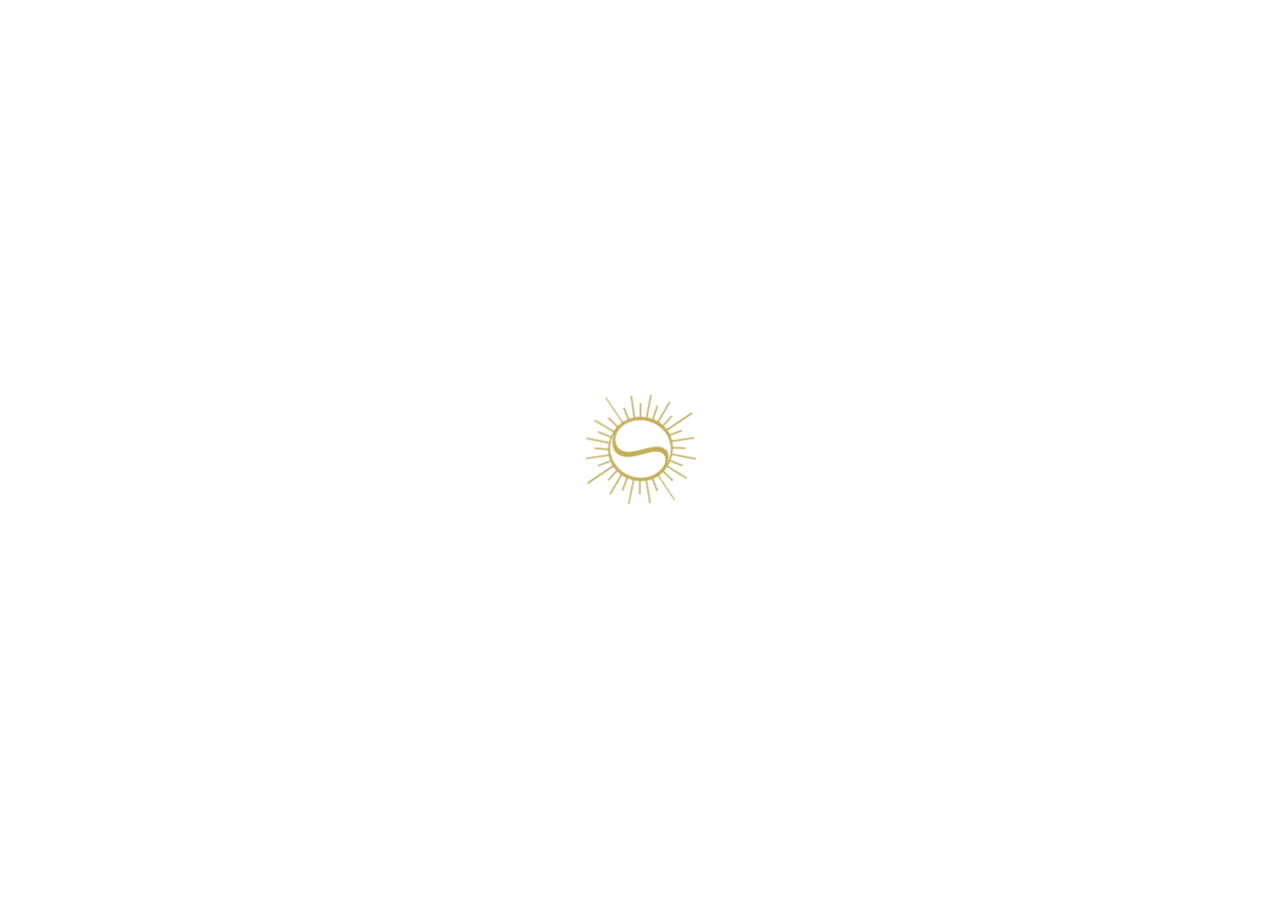
<file: index.html>
<!DOCTYPE html>
<html lang="en">
<head>
    <meta charset="UTF-8">
    <meta name="viewport" content="width=device-width, initial-scale=1.0">
    <meta http-equiv="refresh" content="0; url=homepage.html">
    <title>Solara — Mediterranean Retreat</title>
    <link rel="stylesheet" href="homepage.css">
</head>
<body class="redirect-page">
</body>
</html>
</file>
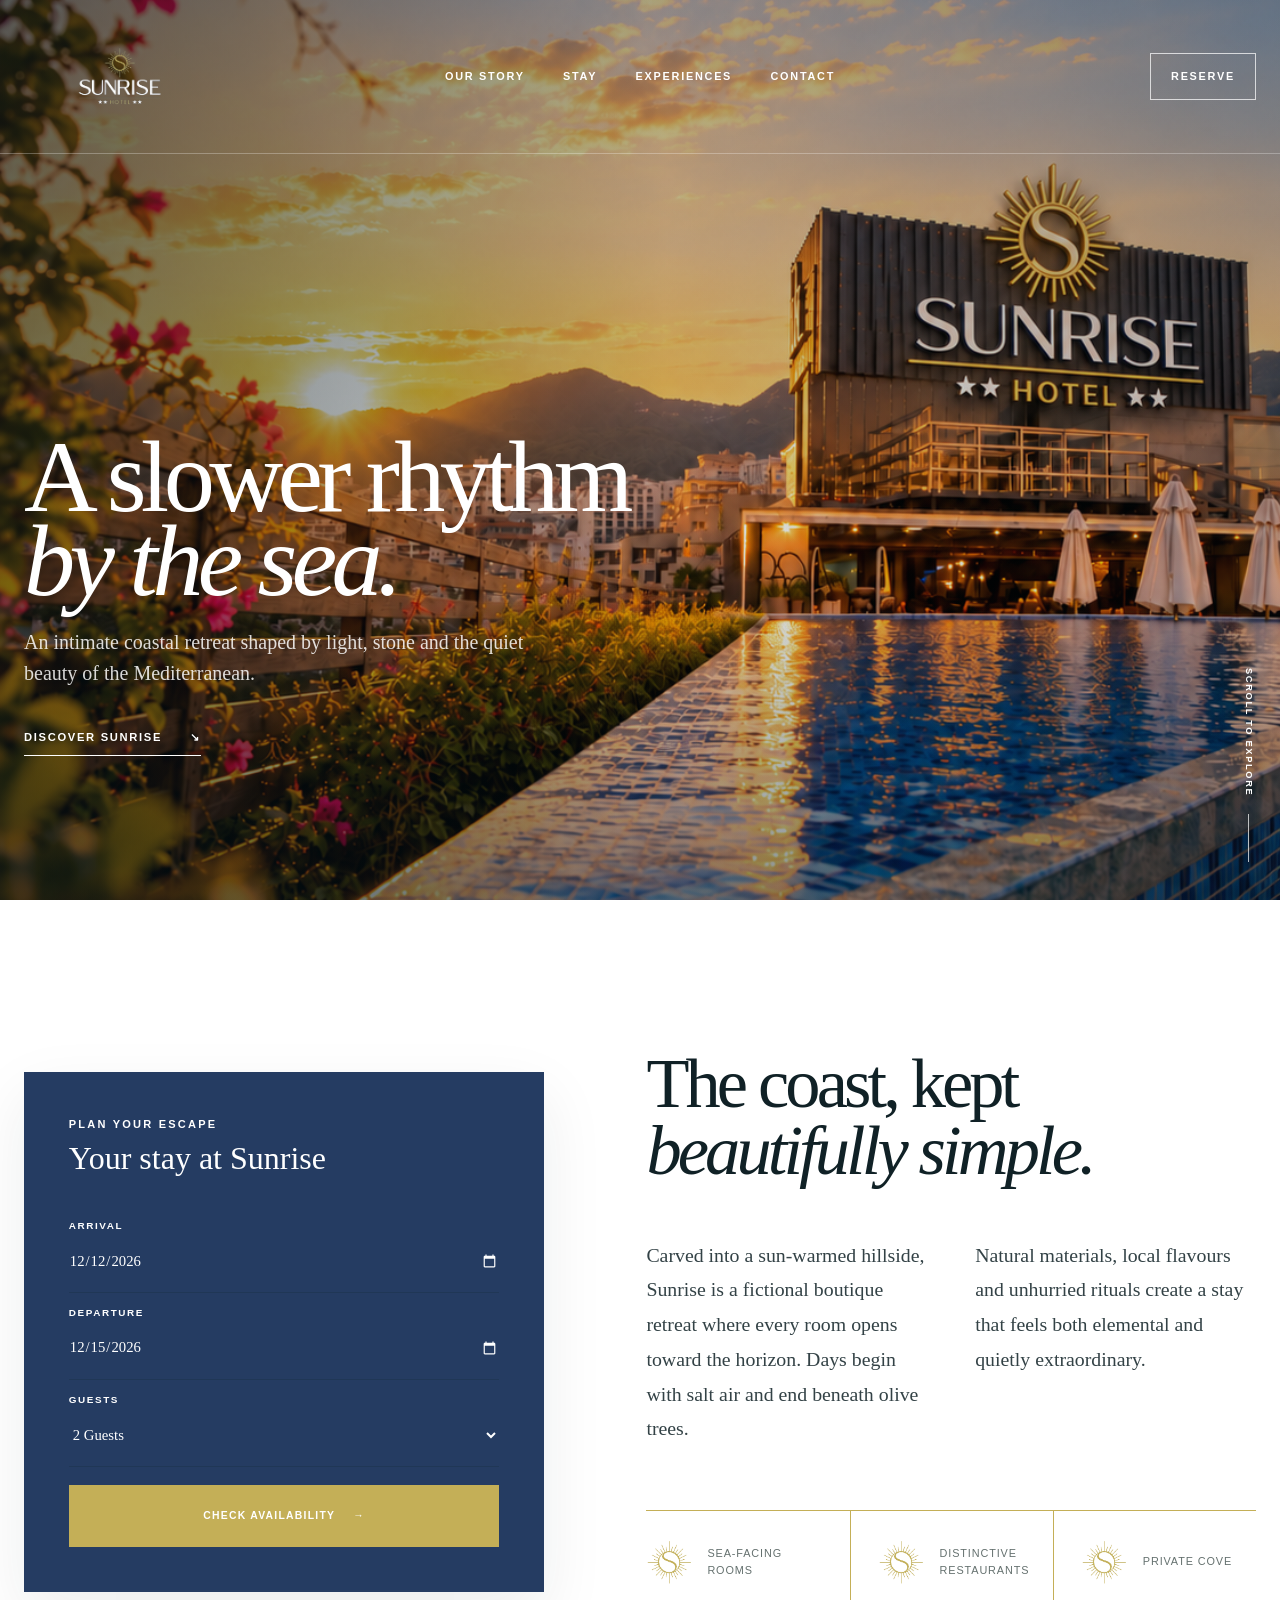
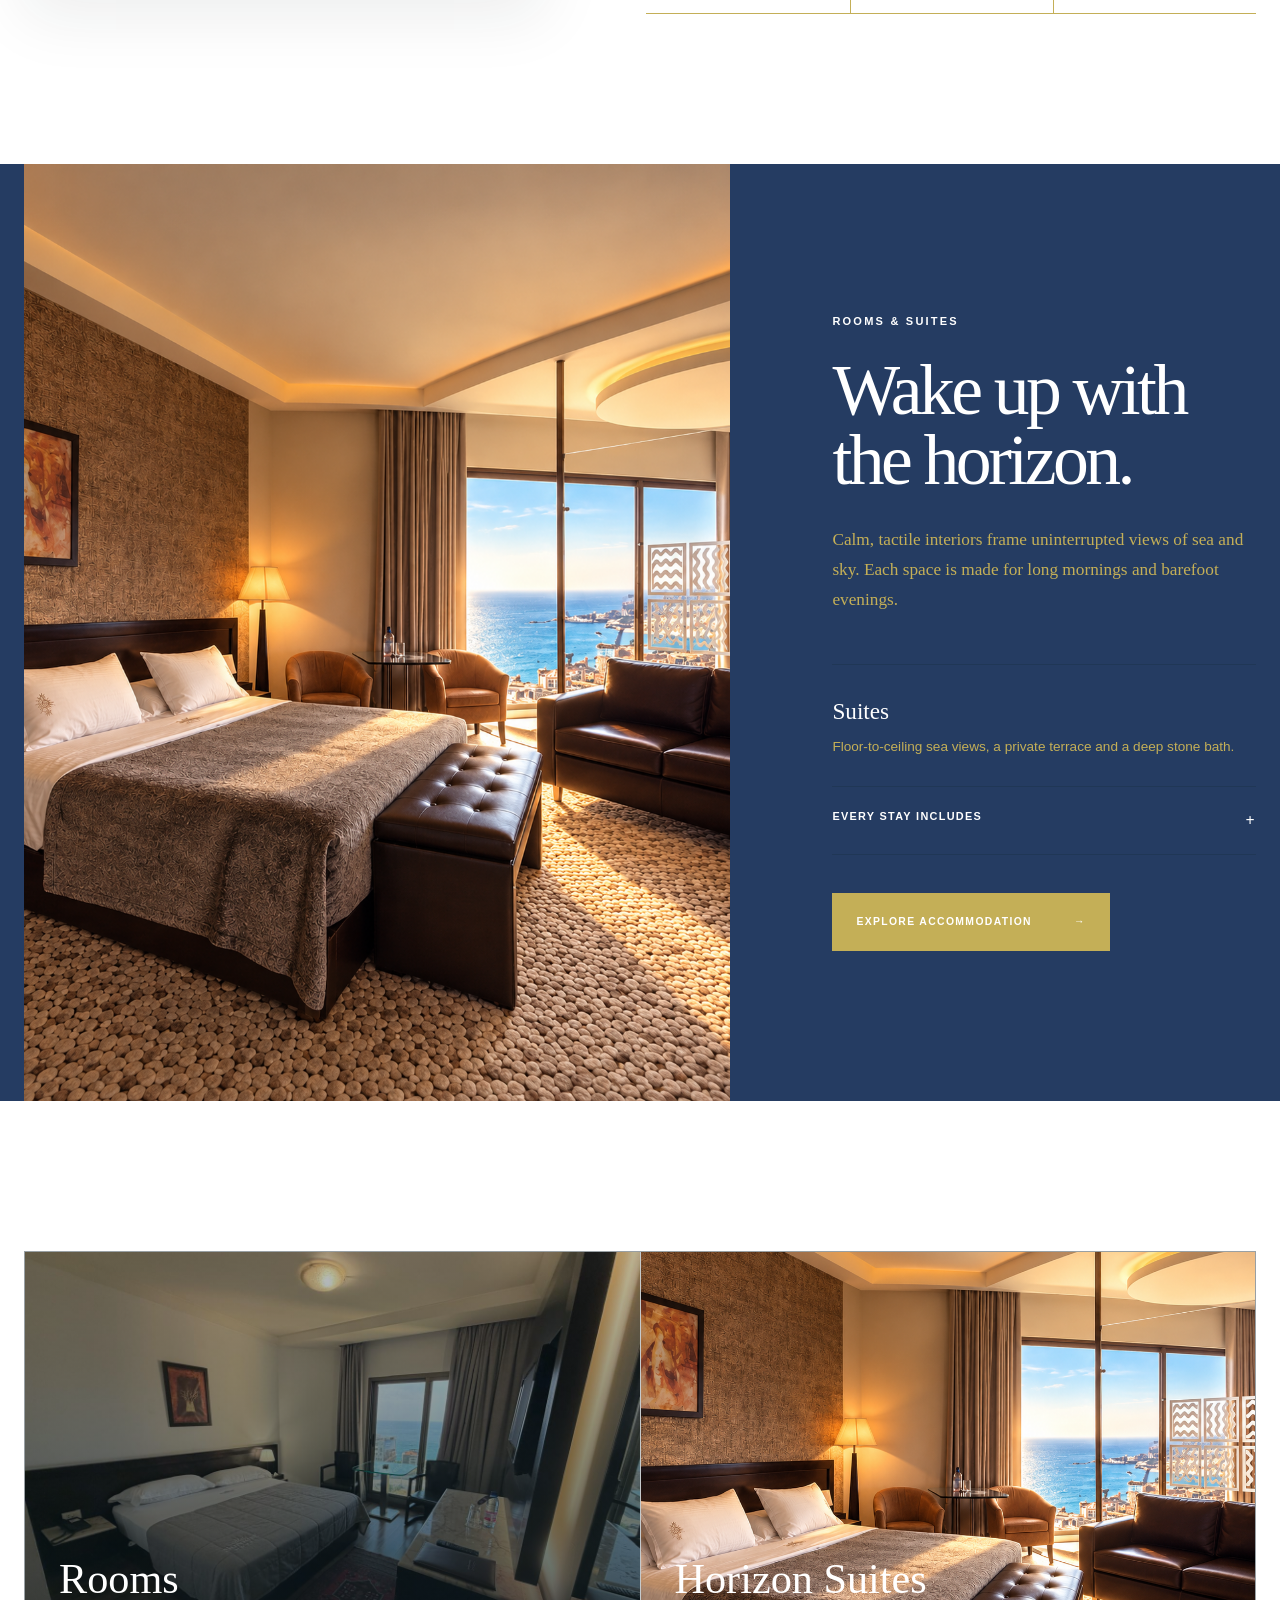
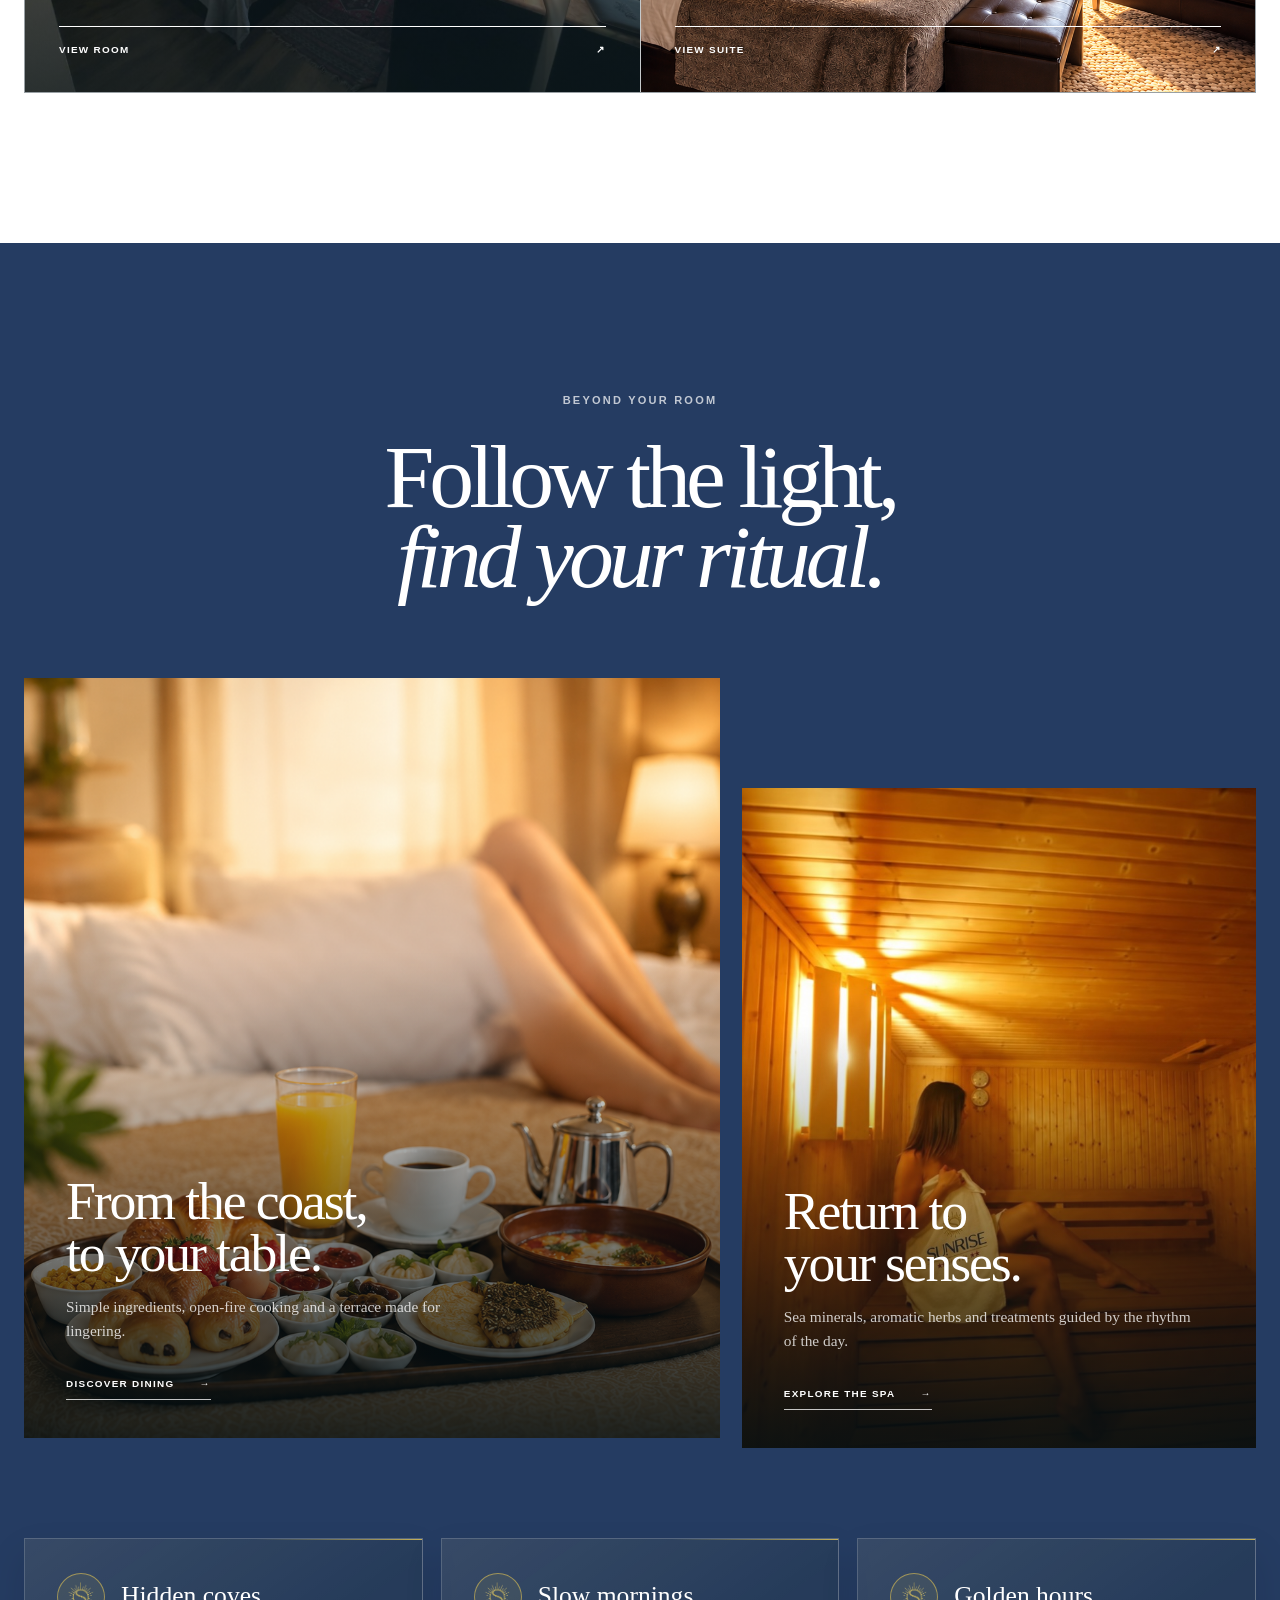
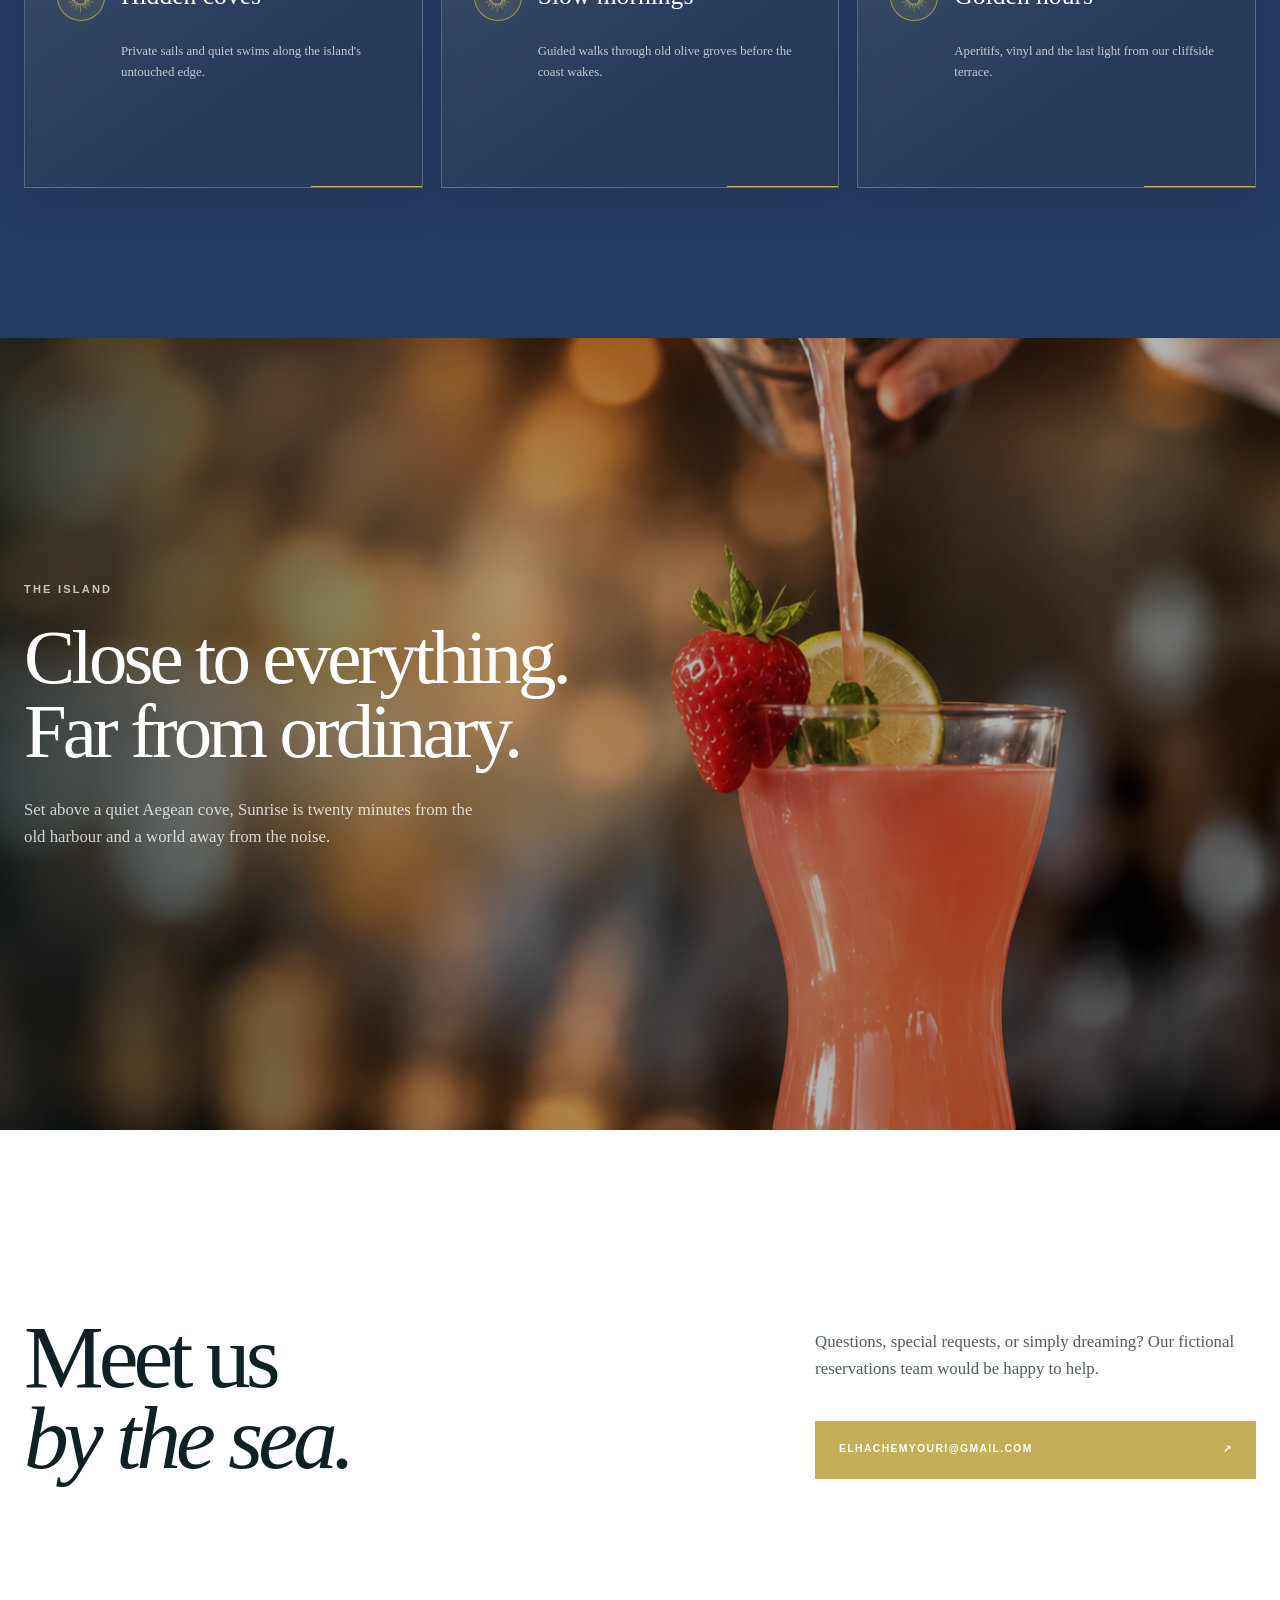
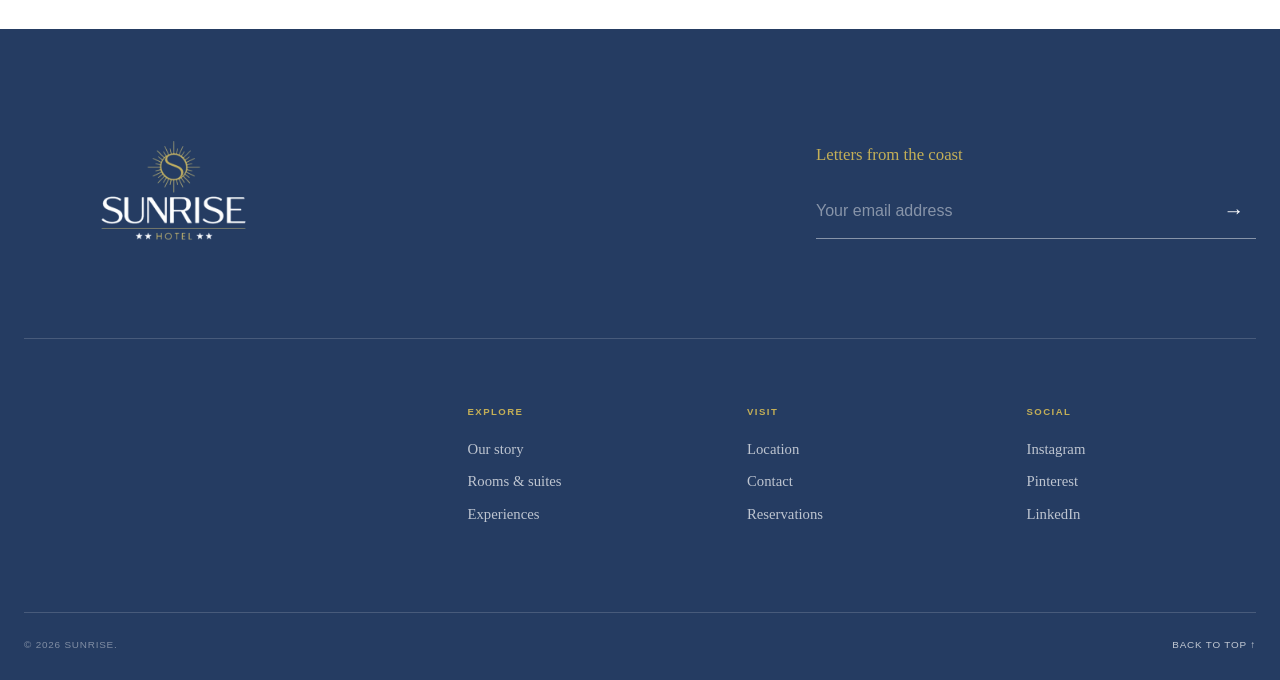
<file: homepage.html>
<!DOCTYPE html>
<html lang="en">
<head>
    <meta charset="UTF-8">
    <meta name="viewport" content="width=device-width, initial-scale=1.0">
    <meta name="description" content="Solara is a fictional Mediterranean retreat created as a university web design project.">
    <title>Sunrise Hotel</title>
    <script>document.documentElement.classList.add("js");</script>
    <link rel="stylesheet" href="homepage.css?v=4">
    <link rel="icon" type="image/png" href="assets/images/iconnobg.png">
</head>
<body>
    <div class="page-loader" id="page-loader" role="status" aria-label="Loading Sunrise Hotel">
        <img src="assets/images/iconnobg.png" alt="">
    </div>
    <script>
        (function () {
            const loader = document.querySelector("#page-loader");
            document.body.classList.add("is-loading");

            window.setTimeout(function () {
                loader.classList.add("is-hidden");
                loader.setAttribute("aria-hidden", "true");
                document.body.classList.remove("is-loading");

                window.setTimeout(function () {
                    loader.remove();
                }, 400);
            }, 2000);
        }());
    </script>
    <a class="skip-link" href="#main-content">Skip to main content</a>

    <header class="hero" id="home">
        <nav class="site-nav" aria-label="Main navigation">
            <a class="brand brand-header" href="#home" aria-label="Sunrise Hotel home">
                <img class="brand-logo" src="assets/images/logo-nobg.png" alt="">
            </a>

            <input class="nav-toggle" type="checkbox" id="nav-toggle" aria-label="Open navigation menu">
            <label class="nav-toggle-label" for="nav-toggle" aria-hidden="true">
                <span></span><span></span>
            </label>

            <div class="nav-links">
                <a href="#story">Our story</a>
                <a href="#stay">Stay</a>
                <a href="#experiences">Experiences</a>
                <a href="#contact">Contact</a>
            </div>

            <a class="nav-book" href="#booking">Reserve</a>
        </nav>

        <div class="hero-shade"></div>
        <div class="hero-content">
            <h1>A slower rhythm<br><em>by the sea.</em></h1>
            <p class="hero-copy">An intimate coastal retreat shaped by light, stone and the quiet beauty of the Mediterranean.</p>
            <a class="text-link text-link-light" href="#story">Discover Sunrise <span aria-hidden="true">↘</span></a>
        </div>

        <a class="scroll-cue" href="#booking" aria-label="Scroll to booking">
            <span>Scroll to explore</span>
            <i aria-hidden="true"></i>
        </a>
    </header>

    <main id="main-content">
        <section class="introduction section-pad" id="story" aria-labelledby="story-title">
            <div class="intro-main">
                <h2 id="story-title">The coast, kept<br><em>beautifully simple.</em></h2>
                <div class="intro-copy">
                    <p>Carved into a sun-warmed hillside, Sunrise is a fictional boutique retreat where every room opens toward the horizon. Days begin with salt air and end beneath olive trees.</p>
                    <p>Natural materials, local flavours and unhurried rituals create a stay that feels both elemental and quietly extraordinary.</p>
                </div>
                <div class="intro-facts" aria-label="Hotel highlights">
                    <div><img class="intro-fact-icon" src="assets/images/iconnobg.png" alt=""><span>Sea-facing rooms</span></div>
                    <div><img class="intro-fact-icon" src="assets/images/iconnobg.png" alt=""><span>Distinctive restaurants</span></div>
                    <div><img class="intro-fact-icon" src="assets/images/iconnobg.png" alt=""><span>Private cove</span></div>
                </div>
            </div>

            <aside class="booking-card" id="booking" aria-labelledby="booking-title">
                <div class="booking-heading">
                    <div>
                        <p class="eyebrow">Plan your escape</p>
                        <h2 id="booking-title">Your stay at Sunrise</h2>
                    </div>
                </div>

                <form class="booking-form" id="availability-form" novalidate>
                    <label>
                        <span>Arrival</span>
                        <input id="arrival" type="date" name="arrival" aria-label="Arrival date" required>
                    </label>
                    <label>
                        <span>Departure</span>
                        <input id="departure" type="date" name="departure" aria-label="Departure date" required>
                    </label>
                    <label>
                        <span>Guests</span>
                        <select id="guests" name="guests" aria-label="Number of guests">
                            <option value="2">2 Guests</option>
                            <option value="1">1 Guest</option>
                            <option value="3">3 Guests</option>
                            <option value="4">4 Guests</option>
                        </select>
                    </label>
                    <button type="submit">Check availability <span aria-hidden="true">→</span></button>
                    <p class="booking-message" id="booking-message" role="status" aria-live="polite"></p>
                </form>
            </aside>
        </section>

        <section class="availability-results section-pad" id="availability-results" aria-labelledby="availability-heading" hidden>
            <div class="availability-heading">
                <div>
                    <p class="eyebrow">Available for your stay</p>
                    <h2 id="availability-heading">Choose your room.</h2>
                </div>
                <div class="availability-summary-wrap">
                    <a href="#booking">Change dates <span aria-hidden="true">↑</span></a>
                </div>
            </div>
            <div class="availability-grid" id="availability-grid"></div>
        </section>

        <section class="stay section-pad" id="stay">
            <div class="stay-image-wrap">
                <img src="assets/images/Room.png" alt="Warm, light-filled suite overlooking the Mediterranean Sea">
            </div>

            <div class="stay-content">
                <p class="eyebrow">Rooms &amp; suites</p>
                <h2>Wake up with<br>the horizon.</h2>
                <p class="lead">Calm, tactile interiors frame uninterrupted views of sea and sky. Each space is made for long mornings and barefoot evenings.</p>

                <div class="room-feature">
                    <div>
                        <h3>Suites</h3>
                        <p>Floor-to-ceiling sea views, a private terrace and a deep stone bath.</p>
                    </div>
                </div>

                <details>
                    <summary>Every stay includes <span aria-hidden="true">+</span></summary>
                    <ul>
                        <li>Daily Mediterranean breakfast</li>
                        <li>Private cove and wellness access</li>
                        <li>Sunset aperitif on arrival</li>
                    </ul>
                </details>

                <a class="button button-dark" href="#rooms">Explore accommodation <span aria-hidden="true">→</span></a>
            </div>
        </section>

        <section class="room-list section-pad" id="rooms" aria-labelledby="rooms-heading">

            <div class="room-grid">
                <article class="room-card room-card-featured">
                    <div class="room-card-top"></div>
                    <div>
                        <h3>Rooms</h3>
                        <a href="#booking">View room <span aria-hidden="true">↗</span></a>
                    </div>
                </article>
                <article class="room-card" style="background: url('assets/images/Room.png') center / cover no-repeat;">
                    <div class="room-card-top"></div>
                    <div style="color:white;">
                        <h3>Horizon Suites</h3>
                        <a href="#booking">View suite <span aria-hidden="true">↗</span></a>
                    </div>
                </article>
            </div>
        </section>

        <section class="experiences section-pad" id="experiences">
            <div class="experiences-heading">
                <p class="eyebrow eyebrow-light">Beyond your room</p>
                <h2>Follow the light,<br><em>find your ritual.</em></h2>
            </div>

            <div class="experience-grid">
                <article class="experience-card experience-card-dining">
                    <img src="assets/images/Food.png" alt="Candlelit Mediterranean dining terrace overlooking the coast">
                    <div class="experience-card-copy">
                        <h3>From the coast,<br>to your table.</h3>
                        <p>Simple ingredients, open-fire cooking and a terrace made for lingering.</p>
                        <a href="#contact">Discover dining <span aria-hidden="true">→</span></a>
                    </div>
                </article>

                <article class="experience-card experience-card-spa">
                    <img src="assets/images/Spagirl.jpeg" alt="Natural stone spa with a soaking pool overlooking the sea">
                    <div class="experience-card-copy">
                        <h3>Return to<br>your senses.</h3>
                        <p>Sea minerals, aromatic herbs and treatments guided by the rhythm of the day.</p>
                        <a href="#contact">Explore the spa <span aria-hidden="true">→</span></a>
                    </div>
                </article>
            </div>

            <div class="micro-experiences">
                <div>
                    <div class="micro-experience-copy">
                        <h3><img src="assets/images/iconnobg.png" alt="">Hidden coves</h3>
                        <p>Private sails and quiet swims along the island's untouched edge.</p>
                    </div>
                </div>
                <div>
                    <div class="micro-experience-copy">
                        <h3><img src="assets/images/iconnobg.png" alt="">Slow mornings</h3>
                        <p>Guided walks through old olive groves before the coast wakes.</p>
                    </div>
                </div>
                <div>
                    <div class="micro-experience-copy">
                        <h3><img src="assets/images/iconnobg.png" alt="">Golden hours</h3>
                        <p>Aperitifs, vinyl and the last light from our cliffside terrace.</p>
                    </div>
                </div>
            </div>
        </section>

        <section class="place" aria-labelledby="place-heading">
            <img src="assets/images/Drink.png" alt="Bartender pouring a cocktail">
            <div class="place-panel">
                <p class="eyebrow eyebrow-light">The island</p>
                <h2 id="place-heading">Close to everything.<br>Far from ordinary.</h2>
                <p>Set above a quiet Aegean cove, Sunrise is twenty minutes from the old harbour and a world away from the noise.</p>
            </div>
        </section>

        <section class="contact section-pad" id="contact">
            <div class="contact-intro">
                <p class="eyebrow">Begin your journey</p>
                <h2>Meet us<br><em>by the sea.</em></h2>
            </div>
            <div class="contact-actions">
                <p>Questions, special requests, or simply dreaming? Our fictional reservations team would be happy to help.</p>
                <a class="button button-dark" href="mailto:elhachemyouri@gmail.com">elhachemyouri@gmail.com <span aria-hidden="true">↗</span></a>
            </div>
        </section>
    </main>

    <footer>
        <div class="footer-top">
            <a class="brand brand-footer" href="#home">
                <img class="brand-footer-logo" src="assets/images/logo-nobg.png" alt="Sunrise Hotel">
            </a>
            <div class="newsletter">
                <p>Letters from the coast</p>
                <form action="#contact" method="get">
                    <label class="sr-only" for="email">Email address</label>
                    <input id="email" type="email" name="email" placeholder="Your email address" required>
                    <button type="submit" aria-label="Subscribe">→</button>
                </form>
            </div>
        </div>

        <div class="footer-links">
            <div><span>Explore</span><a href="#story">Our story</a><a href="#stay">Rooms &amp; suites</a><a href="#experiences">Experiences</a></div>
            <div><span>Visit</span><a href="#place-heading">Location</a><a href="#contact">Contact</a><a href="#booking">Reservations</a></div>
            <div><span>Social</span><a href="#contact">Instagram</a><a href="#contact">Pinterest</a><a href="#contact">LinkedIn</a></div>
        </div>

        <div class="footer-bottom">
            <p>© 2026 Sunrise.</p>
            <a href="#home">Back to top ↑</a>
        </div>
    </footer>
    <script src="availability.js" defer></script>
</body>
</html>
</file>
<file: homepage.css>
:root {
    --ink: #102126;
    --ink-soft: #334246;
    --navy: #10262d;
    --deep: #0b1a1f;
    --sand: #d9c6a2;
    --gold: #b79862;
    --cream: #f3efe6;
    --paper: #faf8f2;
    --line: rgba(16, 33, 38, 0.18);
    --serif: Georgia, "Times New Roman", serif;
    --sans: "Helvetica Neue", Helvetica, Arial, sans-serif;
    --page: min(100% - 48px, 1440px);
}

*,
*::before,
*::after {
    box-sizing: border-box;
}

html {
    scroll-behavior: smooth;
}

body {
    margin: 0;
    background: var(--cream);
    color: var(--ink);
    font-family: var(--sans);
    font-size: 16px;
    line-height: 1.6;
    overflow-x: hidden;
}

body,
button,
input,
select {
    font-family: var(--sans);
}

img {
    display: block;
    max-width: 100%;
}

a {
    color: inherit;
    text-decoration: none;
}

button,
input,
select {
    font: inherit;
}

button,
summary,
a {
    -webkit-tap-highlight-color: transparent;
}

::selection {
    background: var(--gold);
    color: var(--paper);
}

.skip-link {
    position: fixed;
    top: 12px;
    left: 12px;
    z-index: 1000;
    padding: 10px 16px;
    background: var(--paper);
    color: var(--ink);
    transform: translateY(-150%);
    transition: transform 180ms ease;
}

.skip-link:focus {
    transform: translateY(0);
}

.sr-only {
    position: absolute;
    width: 1px;
    height: 1px;
    padding: 0;
    margin: -1px;
    overflow: hidden;
    clip: rect(0, 0, 0, 0);
    white-space: nowrap;
    border: 0;
}

body.is-loading {
    overflow: hidden;
}

.page-loader {
    display: none;
}

.js .page-loader {
    position: fixed;
    inset: 0;
    z-index: 2000;
    display: grid;
    place-items: center;
    background: #fff;
    opacity: 1;
    visibility: visible;
    transition: opacity 350ms ease, visibility 350ms ease;
}

.js .page-loader.is-hidden {
    opacity: 0;
    visibility: hidden;
    pointer-events: none;
}

.page-loader img {
    width: clamp(92px, 18vw, 132px);
    height: auto;
    animation: loader-spin 1.15s linear infinite;
}

@keyframes loader-spin {
    to {
        transform: rotate(360deg);
    }
}

.section-pad {
    padding: 150px max(24px, calc((100vw - 1440px) / 2));
}

.eyebrow {
    margin: 0;
    font-size: 0.69rem;
    font-weight: 600;
    letter-spacing: 0.2em;
    line-height: 1.4;
    text-transform: uppercase;
    color:white;
}

.eyebrow-light {
    color: rgba(255, 255, 255, 0.72);
}

.hero {
    position: relative;
    min-height: 100svh;
    color: #fff;
    background: #597581 url("assets/images/Sunsetnew.png") center center / cover no-repeat;
    isolation: isolate;
}

.hero-shade {
    position: absolute;
    inset: 0;
    z-index: -1;
    background:
        linear-gradient(90deg, rgba(5, 18, 22, 0.54) 0%, rgba(5, 18, 22, 0.12) 52%, rgba(5, 18, 22, 0.2) 100%),
        linear-gradient(0deg, rgba(5, 18, 22, 0.38), transparent 35%, rgba(5, 18, 22, 0.24));
}

.site-nav {
    position: relative;
    z-index: 20;
    width: 100%;
    min-height: 112px;
    padding: 26px max(24px, calc((100vw - 1440px) / 2));
    display: grid;
    grid-template-columns: 1fr auto 1fr;
    align-items: center;
    gap: 30px;
    border-bottom: 1px solid rgba(255, 255, 255, 0.28);
}

.brand {
    display: inline-flex;
    width: max-content;
    flex-direction: column;
    align-items: center;
    line-height: 1;
}

.brand-header {
    padding: 7px 11px;
}

.brand-logo {
    width: clamp(170px, 13vw, 210px);
    height: auto;
}

.brand-name {
    font-family: var(--serif);
    font-size: 1.65rem;
    letter-spacing: 0.26em;
}

.brand-tagline {
    margin-top: 8px;
    font-size: 0.47rem;
    font-weight: 500;
    letter-spacing: 0.32em;
    text-transform: uppercase;
}

.nav-links {
    display: flex;
    align-items: center;
    gap: clamp(22px, 3vw, 48px);
}

.nav-links a,
.nav-book {
    position: relative;
    font-size: 0.68rem;
    font-weight: 600;
    letter-spacing: 0.16em;
    text-transform: uppercase;
}

.nav-links a::after {
    content: "";
    position: absolute;
    left: 0;
    bottom: -8px;
    width: 100%;
    height: 1px;
    background: currentColor;
    transform: scaleX(0);
    transform-origin: right;
    transition: transform 240ms ease;
}

.nav-links a:hover::after,
.nav-links a:focus-visible::after {
    transform: scaleX(1);
    transform-origin: left;
}

.nav-book {
    justify-self: end;
    padding: 14px 20px;
    border: 1px solid rgba(255, 255, 255, 0.72);
    transition: background 200ms ease, color 200ms ease;
}

.nav-book:hover,
.nav-book:focus-visible {
    background: #fff;
    color: var(--ink);
}

.nav-toggle,
.nav-toggle-label {
    display: none;
}

.hero-content {
    position: absolute;
    left: max(24px, calc((100vw - 1440px) / 2));
    bottom: clamp(100px, 16vh, 170px);
    width: min(760px, calc(100% - 48px));
    animation: hero-in 900ms 160ms both cubic-bezier(.2, .75, .25, 1);
}

.hero h1 {
    margin: 26px 0 24px;
    font-family: var(--serif);
    font-size: clamp(4rem, 8vw, 8.5rem);
    font-weight: 400;
    letter-spacing: -0.055em;
    line-height: 0.82;
}

.hero h1 em,
.intro-main h2 em,
.experiences-heading h2 em,
.contact-intro h2 em,
.pause blockquote em {
    font-weight: 400;
}

.hero-copy {
    width: min(520px, 100%);
    margin: 0 0 34px;
    color: rgba(255, 255, 255, 0.84);
    font-family: var(--serif);
    font-size: clamp(1rem, 1.6vw, 1.25rem);
    line-height: 1.55;
}

.text-link {
    display: inline-flex;
    align-items: center;
    gap: 28px;
    padding-bottom: 8px;
    border-bottom: 1px solid currentColor;
    font-size: 0.7rem;
    font-weight: 600;
    letter-spacing: 0.15em;
    text-transform: uppercase;
    transition: gap 220ms ease;
}

.text-link:hover,
.text-link:focus-visible {
    gap: 38px;
}

.text-link-light {
    color: #fff;
}

.scroll-cue {
    position: absolute;
    right: max(24px, calc((100vw - 1440px) / 2));
    bottom: 38px;
    display: flex;
    align-items: center;
    gap: 18px;
    font-size: 0.58rem;
    font-weight: 600;
    letter-spacing: 0.18em;
    text-transform: uppercase;
    writing-mode: vertical-rl;
}

.scroll-cue i {
    display: block;
    width: 1px;
    height: 48px;
    background: rgba(255, 255, 255, 0.7);
}

@keyframes hero-in {
    from {
        opacity: 0;
        transform: translateY(32px);
    }

    to {
        opacity: 1;
        transform: translateY(0);
    }
}

.booking-card {
    grid-area: booking;
    position: relative;
    z-index: 5;
    width: 100%;
    max-width: 520px;
    aspect-ratio: 1 / 1;
    margin: 0;
    padding: clamp(34px, 3.5vw, 54px);
    display: flex;
    flex-direction: column;
    justify-self: start;
    align-self: center;
    gap: 30px;
    background: #253c62;
    box-shadow: 0 24px 60px rgba(24, 35, 36, 0.08);
    color: #fff;
}

.booking-card .eyebrow,
.booking-card h2,
.booking-card label span,
.booking-card input,
.booking-card select,
.booking-card .booking-message {
    color: #fff;
}

.booking-heading {
    display: flex;
    align-items: flex-start;
    gap: 26px;
}

.booking-number,
.feature-number {
    color: var(--gold);
    font-family: var(--serif);
    font-size: 0.78rem;
}

.booking-heading h2 {
    margin: 9px 0 0;
    font-family: var(--serif);
    font-size: clamp(1.8rem, 2.5vw, 2.45rem);
    font-weight: 400;
    line-height: 1.1;
}

.booking-form {
    display: flex;
    flex: 1;
    flex-direction: column;
    gap: 0;
}

.booking-form label {
    min-width: 0;
    padding: 12px 0;
    border-bottom: 1px solid var(--line);
}

.booking-form label span {
    display: block;
    margin-bottom: 8px;
    font-size: 0.62rem;
    font-weight: 600;
    letter-spacing: 0.16em;
    text-transform: uppercase;
}

.booking-form input,
.booking-form select {
    width: 100%;
    min-height: 38px;
    padding: 0;
    border: 0;
    outline: 0;
    background: transparent;
    color: #fff;
    font-family: var(--serif);
    font-size: 0.92rem;
}

.booking-form input[type="date"]::-webkit-calendar-picker-indicator {
    filter: invert(1);
    opacity: 1;
}

.booking-form button {
    min-height: 62px;
    margin-top: auto;
    border: 0;
    background: #c4af57;
    color: #fff;
    cursor: pointer;
    font-size: 0.65rem;
    font-weight: 600;
    letter-spacing: 0.12em;
    text-transform: uppercase;
    transition: background 200ms ease, color 200ms ease;
}

.booking-form button span {
    margin-left: 14px;
}

.booking-form button:hover,
.booking-form button:focus-visible {
    background: transparent;
    color: #fff;
}

.booking-form button:disabled {
    cursor: wait;
    opacity: 0.68;
}

.booking-message {
    margin: 10px 0 0;
    font-size: 0.72rem;
    line-height: 1.45;
}

.booking-message:empty {
    display: none;
}

.booking-message.is-error {
    color: #fff;
}

.introduction {
    display: grid;
    grid-template-columns: minmax(390px, 520px) minmax(0, 1fr);
    grid-template-areas: "booking story";
    align-items: center;
    gap: clamp(70px, 8vw, 135px);
    background: white;
}

.availability-results {
    padding-top: 115px;
    padding-bottom: 125px;
    background: #253c62;
    color: #fff;
}

.availability-heading {
    margin-bottom: 48px;
    display: grid;
    grid-template-columns: minmax(0, 1fr) minmax(300px, 0.52fr);
    align-items: end;
    gap: 60px;
}

.availability-heading h2 {
    margin: 14px 0 0;
    font-family: var(--serif);
    font-size: clamp(3rem, 5vw, 5.4rem);
    font-weight: 400;
    letter-spacing: -0.045em;
    line-height: 1;
}

.availability-summary-wrap {
    padding-bottom: 7px;
}

.availability-summary-wrap a {
    display: inline-flex;
    gap: 16px;
    padding-bottom: 5px;
    border-bottom: 1px solid currentColor;
    font-size: 0.63rem;
    font-weight: 600;
    letter-spacing: 0.13em;
    text-transform: uppercase;
}

.availability-grid {
    display: grid;
    grid-template-columns: repeat(3, minmax(0, 1fr));
    gap: 22px;
}

.availability-grid[data-count="2"] {
    width: 100%;
    max-width: none;
    margin-inline: 0;
    grid-template-columns: repeat(2, minmax(0, 1fr));
    gap: clamp(40px, 5vw, 76px);
}

.availability-grid[data-count="1"] {
    max-width: 580px;
    margin-inline: auto;
    grid-template-columns: minmax(0, 1fr);
}

.availability-card {
    min-width: 0;
    display: flex;
    flex-direction: column;
    background: var(--paper);
    box-shadow: 0 18px 45px rgba(16, 33, 38, 0.08);
}

.availability-card-image {
    position: relative;
    aspect-ratio: 4 / 3;
    overflow: hidden;
    background: #c8baa3;
}

.availability-card-image img {
    width: 100%;
    height: 100%;
    object-fit: cover;
    transition: transform 500ms ease;
}

.availability-card:hover .availability-card-image img {
    transform: scale(1.025);
}

.availability-badge {
    position: absolute;
    top: 18px;
    left: 18px;
    margin: 0;
    padding: 7px 10px;
    background: rgba(250, 248, 242, 0.94);
    color: var(--ink);
    font-size: 0.58rem;
    font-weight: 700;
    letter-spacing: 0.1em;
    text-transform: uppercase;
}

.availability-card-body {
    height: 100%;
    padding: 28px;
    display: flex;
    flex-direction: column;
}

.availability-card-meta {
    margin: 0 0 12px;
    color: #6d7675;
    font-size: 0.6rem;
    font-weight: 600;
    letter-spacing: 0.12em;
    text-transform: uppercase;
}

.availability-card h3 {
    margin: 0;
    font-family: var(--serif);
    font-size: clamp(1.9rem, 2.8vw, 2.7rem);
    font-weight: 400;
    line-height: 1.05;
    color: black;
}

.availability-card-description {
    margin: 16px 0 20px;
    color: var(--ink-soft);
    font-family: var(--serif);
    font-size: 0.93rem;
    line-height: 1.6;
}

.availability-amenities {
    margin: 0 0 26px;
    padding: 0;
    display: flex;
    flex-wrap: wrap;
    gap: 7px;
    list-style: none;
}

.availability-amenities li {
    padding: 5px 8px;
    border: 1px solid var(--line);
    color: #5c6766;
    font-size: 0.58rem;
    letter-spacing: 0.07em;
    text-transform: uppercase;
}

.availability-rate {
    margin-top: auto;
    padding-top: 20px;
    display: flex;
    justify-content: space-between;
    gap: 18px;
    border-top: 1px solid var(--line);
}

.availability-rate p {
    margin: 0;
}

.availability-rate strong {
    display: block;
    font-family: var(--serif);
    font-size: 1.4rem;
    font-weight: 400;
    line-height: 1.2;
    color: black;
}

.availability-rate span {
    color: #707978;
    font-size: 0.62rem;
}

.availability-total {
    text-align: right;
}

.availability-cta {
    min-height: 56px;
    margin-top: 22px;
    padding: 0 20px;
    display: flex;
    align-items: center;
    justify-content: space-between;
    gap: 18px;
    background: #c4af57;
    color: #fff;
    font-size: 0.62rem;
    font-weight: 600;
    letter-spacing: 0.12em;
    text-transform: uppercase;
    transition: background 200ms ease, color 200ms ease;
}

.availability-cta:hover,
.availability-cta:focus-visible {
    background: transparent;
    color: var(--ink);
}

.availability-empty {
    grid-column: 1 / -1;
    padding: 58px;
    border: 1px solid rgba(16, 33, 38, 0.22);
    text-align: center;
}

.availability-empty h3 {
    margin: 0 0 14px;
    font-family: var(--serif);
    font-size: 2.2rem;
    font-weight: 400;
}

.availability-empty p {
    max-width: 560px;
    margin: 0 auto 25px;
    color: var(--ink-soft);
}

.availability-empty a {
    display: inline-block;
    padding-bottom: 4px;
    border-bottom: 1px solid currentColor;
    font-size: 0.63rem;
    font-weight: 600;
    letter-spacing: 0.12em;
    text-transform: uppercase;
}

.availability-note {
    margin: 24px 0 0;
    color: rgba(16, 33, 38, 0.62);
    font-size: 0.68rem;
}

.intro-main {
    grid-area: story;
    min-width: 0;
}

.intro-aside {
    display: flex;
    flex-direction: column;
    justify-content: space-between;
}

.sun-mark {
    position: relative;
    display: block;
    width: 76px;
    height: 76px;
    margin-top: 70px;
    border: 1px solid var(--gold);
    border-radius: 50%;
}

.sun-mark::before,
.sun-mark::after {
    content: "";
    position: absolute;
    inset: 50% auto auto 50%;
    width: 104px;
    height: 1px;
    background: var(--gold);
    transform: translate(-50%, -50%);
}

.sun-mark::after {
    transform: translate(-50%, -50%) rotate(90deg);
}

.intro-main h2 {
    max-width: 800px;
    margin: 0 0 54px;
    font-family: var(--serif);
    font-size: clamp(3.4rem, 5.5vw, 6.3rem);
    font-weight: 400;
    letter-spacing: -0.055em;
    line-height: 0.95;
}

.intro-copy {
    display: grid;
    grid-template-columns: repeat(2, minmax(0, 1fr));
    gap: 48px;
    max-width: 800px;
}

.intro-copy p {
    margin: 0;
    color: var(--ink-soft);
    font-family: var(--serif);
    font-size: clamp(1.05rem, 1.55vw, 1.28rem);
    line-height: 1.75;
}

.intro-facts {
    --intro-fact-line: #c4af57;
    margin-top: 64px;
    display: grid;
    grid-template-columns: repeat(3, 1fr);
    border-top: 1px solid var(--intro-fact-line);
    border-bottom: 1px solid var(--intro-fact-line);
}

.intro-facts div {
    padding: 28px 24px 28px 0;
    display: flex;
    align-items: center;
    gap: 15px;
}

.intro-facts div+div {
    padding-left: 28px;
    border-left: 1px solid var(--intro-fact-line);
}

.intro-fact-icon {
    width: 46px;
    height: 46px;
    flex: 0 0 46px;
    object-fit: contain;
}

.intro-facts span {
    color: #65716f;
    font-size: 0.68rem;
    letter-spacing: 0.08em;
    text-transform: uppercase;
}

.stay {
    display: grid;
    grid-template-columns: minmax(0, 1.5fr) minmax(360px, 0.9fr);
    align-items: center;
    gap: clamp(55px, 8vw, 130px);
    background: #253c62;
}

.stay-image-wrap {
    position: relative;
    align-self: stretch;
    margin-top: -150px;
    margin-right: 0;
    margin-bottom: -150px;
    margin-left: min(0px, calc((100vw - 1440px) / -2));
    overflow: hidden;
}

.stay-image-wrap img {
    width: 100%;
    height: 100%;
    object-fit: cover;
    transition: transform 900ms cubic-bezier(.2, .75, .25, 1);
}

.stay-image-wrap:hover img {
    transform: scale(1.025);
}

.image-note {
    position: absolute;
    left: 28px;
    bottom: 28px;
    margin: 0;
    padding: 10px 15px;
    background: rgba(250, 248, 242, 0.9);
    font-size: 0.6rem;
    font-weight: 600;
    letter-spacing: 0.13em;
    text-transform: uppercase;
}

.stay-content h2 {
    margin: 25px 0 30px;
    font-family: var(--serif);
    font-size: clamp(3.3rem, 5.6vw, 6rem);
    font-weight: 400;
    letter-spacing: -0.05em;
    line-height: 0.98;
    color:white;
}

.stay-content .lead {
    margin: 0 0 48px;
    color: #c4af57;
    font-family: var(--serif);
    font-size: 1.08rem;
    line-height: 1.75;
}

.room-feature {
    padding: 28px 0;
    display: flex;
    grid-template-columns: 50px 1fr;
    border-top: 1px solid var(--line);
    border-bottom: 1px solid var(--line);
}

.room-feature h3 {
    margin: 0 0 6px;
    font-family: var(--serif);
    font-size: 1.45rem;
    font-weight: 400;
    color:white;
}

.room-feature p {
    margin: 0;
    color: #c4af57;
    font-size: 0.85rem;
}

details {
    border-bottom: 1px solid var(--line);
}

summary {
    padding: 21px 0;
    display: flex;
    justify-content: space-between;
    cursor: pointer;
    list-style: none;
    font-size: 0.68rem;
    font-weight: 600;
    letter-spacing: 0.12em;
    text-transform: uppercase;
    color:white;
}

summary::-webkit-details-marker {
    display: none;
}

summary span {
    color: white;
    font-family: var(--serif);
    font-size: 1rem;
    transition: transform 180ms ease;
}

details[open] summary span {
    transform: rotate(45deg);
}

details ul {
    margin: 0;
    padding: 0 0 24px 20px;
    color: #c4af57;
    font-size: 0.85rem;
}

.button {
    min-height: 58px;
    margin-top: 38px;
    padding: 0 24px;
    display: inline-flex;
    align-items: center;
    justify-content: space-between;
    gap: 42px;
    font-size: 0.65rem;
    font-weight: 600;
    letter-spacing: 0.13em;
    text-transform: uppercase;
    transition: background 200ms ease, color 200ms ease;
}

.button-dark {
    background: #c4af57;
    ;
    color: #fff;
}

.button-dark:hover,
.button-dark:focus-visible {
    background: transparent;
    color: var(--ink);
}

.room-list {
    background: white;
}

.section-heading {
    margin-bottom: 60px;
    display: grid;
    grid-template-columns: 1fr minmax(280px, 0.42fr);
    align-items: end;
    gap: 60px;
}

.section-heading h2 {
    margin: 18px 0 0;
    font-family: var(--serif);
    font-size: clamp(3rem, 5vw, 5.4rem);
    font-weight: 400;
    letter-spacing: -0.045em;
    line-height: 1;
}

.section-heading>p {
    margin: 0;
    color: #4f5d5c;
    font-family: var(--serif);
    font-size: 1rem;
    line-height: 1.65;
}

.room-grid {
    display: grid;
    grid-template-columns: repeat(2, 1fr);
    gap: 1px;
    background: rgba(16, 33, 38, 0.24);
    border: 1px solid rgba(16, 33, 38, 0.24);
}

.room-card {
    min-height: 440px;
    padding: 34px;
    display: flex;
    flex-direction: column;
    justify-content: space-between;
    background: #e6dac6;
    transition: background 280ms ease, color 280ms ease;
}

.room-card-featured {
    position: relative;
    overflow: hidden;
    color: #fff;
    background: linear-gradient(rgba(12, 26, 31, 0.28), rgba(12, 26, 31, 0.75)), url("assets/images/Room.jpeg") center / cover;
}

.room-card-dark {
    background: var(--navy);
    color: #fff;
}

.room-card:not(.room-card-featured):not(.room-card-dark):hover {
    background: var(--paper);
}

.room-card-top {
    display: flex;
    justify-content: space-between;
    font-size: 0.63rem;
    letter-spacing: 0.12em;
    text-transform: uppercase;
}

.room-card p {
    margin: 0 0 8px;
    font-size: 0.63rem;
    letter-spacing: 0.12em;
    text-transform: uppercase;
    opacity: 0.72;
}

.room-card h3 {
    margin: 0 0 26px;
    font-family: var(--serif);
    font-size: clamp(2.2rem, 3.3vw, 3.5rem);
    font-weight: 400;
    line-height: 1;
}

.room-card a {
    display: flex;
    justify-content: space-between;
    padding-top: 15px;
    border-top: 1px solid currentColor;
    font-size: 0.62rem;
    font-weight: 600;
    letter-spacing: 0.13em;
    text-transform: uppercase;
}

.demo-note {
    margin: 18px 0 0;
    color: rgba(16, 33, 38, 0.62);
    font-size: 0.68rem;
}

.experiences {
    color: #fff;
    background: #253c62;
}

.experiences-heading {
    margin-bottom: 80px;
    text-align: center;
}

.experiences-heading h2 {
    margin: 28px 0 0;
    font-family: var(--serif);
    font-size: clamp(3.8rem, 7vw, 7.5rem);
    font-weight: 400;
    letter-spacing: -0.055em;
    line-height: 0.9;
}

.experience-grid {
    display: grid;
    grid-template-columns: 1.15fr 0.85fr;
    gap: 22px;
    align-items: start;
}

.experience-card {
    position: relative;
    overflow: hidden;
}

.experience-card-dining {
    min-height: 760px;
}

.experience-card-spa {
    min-height: 660px;
    margin-top: 110px;
}

.experience-card img {
    position: absolute;
    inset: 0;
    width: 100%;
    height: 100%;
    object-fit: cover;
    transition: transform 900ms cubic-bezier(.2, .75, .25, 1);
}

.experience-card::after {
    content: "";
    position: absolute;
    inset: 0;
    background: linear-gradient(0deg, rgba(5, 16, 19, 0.88), transparent 64%);
}

.experience-card:hover img {
    transform: scale(1.03);
}

.experience-card-copy {
    position: absolute;
    left: 42px;
    right: 42px;
    bottom: 38px;
    z-index: 2;
}

.experience-card-copy>span {
    font-size: 0.62rem;
    letter-spacing: 0.14em;
    text-transform: uppercase;
    opacity: 0.7;
}

.experience-card-copy h3 {
    margin: 16px 0 15px;
    font-family: var(--serif);
    font-size: clamp(2.5rem, 4.2vw, 4.6rem);
    font-weight: 400;
    letter-spacing: -0.04em;
    line-height: 0.98;
}

.experience-card-copy p {
    max-width: 420px;
    margin: 0 0 25px;
    font-family: var(--serif);
    font-size: 0.96rem;
    opacity: 0.78;
}

.experience-card-copy a {
    display: inline-flex;
    gap: 25px;
    padding-bottom: 7px;
    border-bottom: 1px solid rgba(255, 255, 255, 0.75);
    font-size: 0.62rem;
    font-weight: 600;
    letter-spacing: 0.13em;
    text-transform: uppercase;
}

.micro-experiences {
    margin-top: 90px;
    display: grid;
    grid-template-columns: repeat(3, 1fr);
    gap: 18px;
}

.micro-experiences>div {
    position: relative;
    min-height: 250px;
    padding: 34px 32px 38px;
    overflow: hidden;
    border: 1px solid rgba(255, 255, 255, 0.22);
    background:
        linear-gradient(145deg, rgba(255, 255, 255, 0.11), rgba(255, 255, 255, 0.03) 58%),
        rgba(10, 30, 39, 0.22);
    box-shadow: 0 18px 36px rgba(5, 16, 22, 0.12);
    transition: border-color 220ms ease, background 220ms ease, transform 220ms ease;
    text-align: left;
}

.micro-experiences>div::before {
    content: "";
    position: absolute;
    top: 0;
    right: 0;
    width: 42%;
    height: 1px;
    background: linear-gradient(90deg, transparent, #c4af57);
    pointer-events: none;
}

.micro-experiences>div::after {
    content: "";
    position: absolute;
    right: 0;
    bottom: 0;
    width: 28%;
    height: 1px;
    background: #c4af57;
    pointer-events: none;
}

.micro-experiences h3 {
    display: flex;
    align-items: center;
    gap: 16px;
    margin: 0 0 20px;
    font-family: var(--serif);
    font-size: clamp(1.45rem, 2vw, 1.8rem);
    font-weight: 400;
    line-height: 1.05;
}

.micro-experiences h3 img {
    flex: 0 0 auto;
    width: 48px;
    height: 48px;
    padding: 7px;
    border: 1px solid rgba(196, 175, 87, 0.72);
    border-radius: 50%;
    background: rgba(196, 175, 87, 0.1);
    object-fit: contain;
}

.micro-experiences>div:hover,
.micro-experiences>div:focus-within {
    border-color: rgba(196, 175, 87, 0.78);
    background:
        linear-gradient(145deg, rgba(255, 255, 255, 0.15), rgba(255, 255, 255, 0.04) 58%),
        rgba(10, 30, 39, 0.26);
    transform: translateY(-4px);
}

.micro-experiences p {
    max-width: 300px;
    margin: 0 0 0 64px;
    color: rgba(255, 255, 255, 0.72);
    font-family: var(--serif);
    font-size: 0.8rem;
    line-height: 1.65;
}

.pause {
    position: relative;
    min-height: 764px;
    display: flex;
    flex-direction: column;
    align-items: center;
    justify-content: center;
    text-align: center;
    overflow: hidden;
    background: var(--cream);
}

.pause-ribbon {
    position: relative;
    z-index: 2;
    width: 100vw;
    padding: 0 24px;
    background: #253c62;
    color: #fff;
}

.pause-orbit {
    position: absolute;
    z-index: 1;
    width: min(70vw, 760px);
    aspect-ratio: 1;
    border: 1px solid rgba(183, 152, 98, 0.38);
    border-radius: 50%;
}

.pause-orbit::before,
.pause-orbit::after {
    content: "";
    position: absolute;
    inset: 11%;
    border: 1px solid rgba(183, 152, 98, 0.22);
    border-radius: 50%;
}

.pause-orbit::after {
    inset: 22%;
}

.pause-orbit span {
    position: absolute;
    top: 50%;
    left: 50%;
    width: 8px;
    height: 8px;
    border-radius: 50%;
    background: var(--gold);
    box-shadow: 0 0 0 14px rgba(183, 152, 98, 0.14);
}

.pause-ribbon blockquote,
.pause-ribbon>p {
    position: relative;
    color: #fff;
}

.pause blockquote {
    margin: 0;
    font-family: var(--serif);
    font-size: clamp(2.8rem, 5.4vw, 5.8rem);
    letter-spacing: -0.045em;
    line-height: 1.05;
}

.pause-ribbon>p {
    margin: 40px 0 0;
    font-size: 0.62rem;
    font-weight: 600;
    letter-spacing: 0.18em;
}

.place {
    position: relative;
    width: 100%;
    height: 88vh;
    min-height: 620px;
    color: #fff;
    overflow: hidden;
}

.place>img {
    position: absolute;
    inset: 0;
    display: block;
    width: 100%;
    height: 100%;
    object-fit: cover;
    object-position: center;
    filter: brightness(0.76) saturate(0.85);
}

.place::after {
    content: "";
    position: absolute;
    inset: 0;
    background: linear-gradient(90deg, rgba(6, 20, 24, 0.74), rgba(6, 20, 24, 0.08) 40%);
}

.place-panel {
    position: absolute;
    z-index: 2;
    left: max(24px, calc((100vw - 1440px) / 2));
    top: 50%;
    width: min(610px, calc(100% - 48px));
    transform: translateY(-50%);
}

.place-panel h2 {
    margin: 24px 0 28px;
    font-family: var(--serif);
    font-size: clamp(3.3rem, 6vw, 6.4rem);
    font-weight: 400;
    letter-spacing: -0.05em;
    line-height: 0.96;
}

.place-panel>p:not(.eyebrow) {
    max-width: 470px;
    margin: 0 0 36px;
    color: rgba(255, 255, 255, 0.78);
    font-family: var(--serif);
    font-size: 1.05rem;
}

.coordinates {
    position: absolute;
    z-index: 2;
    right: max(24px, calc((100vw - 1440px) / 2));
    bottom: 48px;
    padding-left: 18px;
    border-left: 1px solid rgba(255, 255, 255, 0.55);
    font-family: var(--serif);
    font-size: 0.8rem;
    letter-spacing: 0.08em;
    line-height: 1.5;
}

.contact {
    display: grid;
    grid-template-columns: 1fr minmax(320px, 0.62fr);
    align-items: end;
    gap: 80px;
    background: white;
}

.contact-intro h2 {
    margin: 22px 0 0;
    font-family: var(--serif);
    font-size: clamp(4rem, 7vw, 7.8rem);
    font-weight: 400;
    letter-spacing: -0.055em;
    line-height: 0.9;
}

.contact-actions p {
    margin: 0;
    color: #4f5d5c;
    font-family: var(--serif);
    font-size: 1.05rem;
}

.contact-actions .button {
    width: 100%;
}

footer {
    padding: 85px max(24px, calc((100vw - 1440px) / 2)) 28px;
    color: #fff;
    background: #253c62;
}

.footer-top {
    padding-bottom: 70px;
    display: flex;
    align-items: center;
    justify-content: space-between;
    gap: 60px;
    border-bottom: 1px solid rgba(255, 255, 255, 0.16);
}

.brand-footer-logo {
    width: clamp(190px, 24vw, 300px);
    height: auto;
}

.newsletter {
    width: min(440px, 100%);
}

.newsletter>p {
    margin: 0 0 14px;
    font-family: var(--serif);
    font-size: 1.05rem;
    color: #c4af57;
}

.newsletter form {
    display: flex;
    border-bottom: 1px solid rgba(255, 255, 255, 0.45);
}

.newsletter input {
    width: 100%;
    padding: 15px 0;
    border: 0;
    outline: 0;
    background: transparent;
    color: #fff;
}

.newsletter input::placeholder {
    color: rgba(255, 255, 255, 0.45);
}

.newsletter button {
    width: 48px;
    border: 0;
    background: transparent;
    color: #fff;
    cursor: pointer;
    font-size: 1.3rem;
}

.footer-links {
    padding: 65px 0 85px 36%;
    display: grid;
    grid-template-columns: repeat(3, 1fr);
    gap: 50px;
}

.footer-links div {
    display: flex;
    flex-direction: column;
    gap: 9px;
}

.footer-links span {
    margin-bottom: 10px;
    color: #c4af57;
    font-size: 0.6rem;
    font-weight: 600;
    letter-spacing: 0.15em;
    text-transform: uppercase;
}

.footer-links a {
    width: max-content;
    color: rgba(255, 255, 255, 0.7);
    font-family: var(--serif);
    font-size: 0.92rem;
}

.footer-links a:hover,
.footer-links a:focus-visible {
    color: #fff;
}

.footer-bottom {
    padding-top: 24px;
    display: flex;
    justify-content: space-between;
    gap: 30px;
    border-top: 1px solid rgba(255, 255, 255, 0.16);
    color: rgba(255, 255, 255, 0.42);
    font-size: 0.62rem;
    letter-spacing: 0.08em;
    text-transform: uppercase;
}

.footer-bottom p {
    margin: 0;
}

.footer-bottom a {
    color: rgba(255, 255, 255, 0.72);
}

.redirect-page {
    min-height: 100vh;
    display: grid;
    place-items: center;
    background: var(--deep);
    color: #fff;
}

.redirect-page a {
    border-bottom: 1px solid currentColor;
}

@media (max-width: 1100px) {
    .site-nav {
        grid-template-columns: 1fr auto auto;
    }

    .nav-links {
        gap: 20px;
    }

    .introduction {
        grid-template-columns: 1fr;
        grid-template-areas:
            "story"
            "booking";
        gap: 70px;
    }

    .booking-card {
        max-width: 560px;
        justify-self: center;
    }

    .availability-grid {
        grid-template-columns: repeat(2, minmax(0, 1fr));
    }

    .stay {
        grid-template-columns: 1.15fr 0.85fr;
        gap: 55px;
    }

    .footer-links {
        padding-left: 18%;
    }
}

@media (max-width: 820px) {
    :root {
        --page: min(100% - 36px, 1440px);
    }

    .section-pad {
        padding: 95px 24px;
    }

    .site-nav {
        min-height: 88px;
        padding: 18px 24px;
        grid-template-columns: 1fr auto;
    }

    .brand {
        position: relative;
        z-index: 24;
    }

    .brand-header {
        padding: 5px 8px;
    }

    .brand-logo {
        width: 140px;
    }

    .brand-name {
        font-size: 1.35rem;
    }

    .nav-book {
        display: none;
    }

    .nav-toggle {
        position: absolute;
        opacity: 0;
        pointer-events: none;
    }

    .nav-toggle-label {
        position: relative;
        z-index: 24;
        width: 34px;
        height: 34px;
        display: flex;
        flex-direction: column;
        align-items: center;
        justify-content: center;
        gap: 7px;
        cursor: pointer;
    }

    .nav-toggle-label span {
        width: 24px;
        height: 1px;
        background: #fff;
        transition: transform 220ms ease;
    }

    .nav-links {
        position: fixed;
        inset: 0;
        z-index: 22;
        padding: 130px 28px 50px;
        display: flex;
        flex-direction: column;
        align-items: flex-start;
        justify-content: center;
        gap: 24px;
        background: var(--deep);
        opacity: 0;
        visibility: hidden;
        transform: translateY(-16px);
        transition: opacity 220ms ease, visibility 220ms ease, transform 220ms ease;
    }

    .nav-links a {
        font-family: var(--serif);
        font-size: clamp(2.2rem, 9vw, 4.4rem);
        font-weight: 400;
        letter-spacing: -0.03em;
        text-transform: none;
    }

    .nav-toggle:checked~.nav-toggle-label span:first-child {
        transform: translateY(4px) rotate(45deg);
    }

    .nav-toggle:checked~.nav-toggle-label span:last-child {
        transform: translateY(-4px) rotate(-45deg);
    }

    .nav-toggle:checked~.nav-links {
        opacity: 1;
        visibility: visible;
        transform: translateY(0);
    }

    .hero-content {
        left: 24px;
        bottom: 95px;
    }

    .hero h1 {
        font-size: clamp(3.6rem, 14vw, 6.4rem);
    }

    .scroll-cue {
        display: none;
    }

    .booking-card {
        width: 100%;
        padding: 40px 24px;
    }

    .booking-card .booking-form {
        display: flex;
        gap: 0;
    }

    .booking-card .booking-form label:nth-child(3) {
        border-left: 0;
    }

    .booking-card .booking-form button {
        min-height: 58px;
    }

    .availability-results {
        padding-top: 90px;
        padding-bottom: 95px;
    }

    .availability-heading {
        grid-template-columns: 1fr;
        gap: 28px;
    }

    .availability-grid,
    .availability-grid[data-count="1"],
    .availability-grid[data-count="2"] {
        width: 100%;
        max-width: 580px;
        margin-inline: auto;
        grid-template-columns: 1fr;
        gap: 22px;
    }

    .availability-card {
        max-width: 580px;
    }

    .introduction {
        grid-template-columns: 1fr;
        gap: 60px;
    }

    .intro-aside {
        flex-direction: row;
        align-items: center;
    }

    .sun-mark {
        width: 52px;
        height: 52px;
        margin: 0 18px 0 0;
    }

    .sun-mark::before,
    .sun-mark::after {
        width: 76px;
    }

    .intro-main h2 {
        margin-top: 0;
    }

    .stay {
        grid-template-columns: 1fr;
        gap: 65px;
    }

    .stay-image-wrap {
        margin-top: -95px;
        margin-bottom: -95px;
    }

    .room-grid {
        grid-template-columns: 1fr;
    }

    .room-card {
        min-height: 370px;
    }

    .experience-grid {
        grid-template-columns: 1fr;
    }

    .experience-card-dining,
    .experience-card-spa {
        min-height: 620px;
        margin-top: 0;
    }

    .micro-experiences {
        grid-template-columns: 1fr;
    }

    .micro-experiences>div {
        min-height: 220px;
        padding: 30px 24px 34px;
    }

    .contact {
        grid-template-columns: 1fr;
        align-items: start;
    }

    .footer-links {
        padding-left: 0;
    }
}

@media (max-width: 560px) {
    .section-pad {
        padding: 78px 20px;
    }

    .stay-image-wrap {
        margin-top: -78px;
        margin-bottom: -78px;
    }

    .hero {
        min-height: 780px;
        /* Keep the hotel's full rooftop logo inside narrow phone viewports. */
        background-position: right center;
    }

    .site-nav {
        padding-inline: 20px;
    }

    .hero-content {
        left: 20px;
        bottom: 70px;
        width: calc(100% - 40px);
    }

    .hero h1 {
        margin-top: 20px;
        font-size: clamp(3.55rem, 17vw, 5.6rem);
        line-height: 0.88;
    }

    .hero-copy {
        max-width: 340px;
        font-size: 0.98rem;
    }

    .booking-card {
        min-height: 500px;
        padding: 28px 22px;
        aspect-ratio: auto;
    }

    .booking-card .booking-form {
        display: flex;
    }

    .booking-card .booking-form label,
    .booking-card .booking-form label:nth-child(3) {
        padding: 10px 0;
        border-left: 0;
        border-bottom: 1px solid var(--line);
    }

    .availability-heading h2 {
        font-size: clamp(2.8rem, 14vw, 4.5rem);
    }

    .availability-card-body {
        padding: 24px;
    }

    .availability-rate {
        align-items: flex-start;
        flex-direction: column;
        gap: 10px;
    }

    .availability-total {
        text-align: left;
    }

    .availability-empty {
        padding: 42px 22px;
    }

    .intro-main h2,
    .stay-content h2,
    .section-heading h2,
    .experiences-heading h2,
    .place-panel h2,
    .contact-intro h2 {
        font-size: clamp(2.8rem, 14vw, 4.5rem);
    }

    .intro-copy {
        grid-template-columns: 1fr;
        gap: 24px;
    }

    .intro-facts {
        grid-template-columns: 1fr;
        margin-top: 58px;
    }

    .intro-facts div,
    .intro-facts div+div {
        padding: 18px 0;
        border-left: 0;
        border-bottom: 1px solid var(--intro-fact-line);
    }

    .intro-facts div:last-child {
        border-bottom: 0;
    }

    .stay-image-wrap,
    .stay-image-wrap img {
        min-height: 440px;
    }

    .stay-image-wrap img {
        height: 440px;
        object-position: 58% center;
    }

    .section-heading {
        grid-template-columns: 1fr;
        gap: 26px;
    }

    .room-card {
        min-height: 330px;
        padding: 26px;
    }

    .experiences-heading {
        text-align: left;
    }

    .experience-card-dining,
    .experience-card-spa {
        min-height: 520px;
    }

    .experience-card-copy {
        left: 24px;
        right: 24px;
        bottom: 24px;
    }

    .experience-card-copy h3 {
        font-size: 2.8rem;
    }

    .pause {
        min-height: 500px;
    }

    .pause-ribbon {
        padding: 0 20px;
    }

    .pause-orbit {
        width: 105vw;
    }

    .pause blockquote {
        font-size: 2.6rem;
    }

    .place {
        height: 760px;
        min-height: 0;
    }

    .place>img {
        object-position: 67% center;
    }

    .place-panel {
        left: 20px;
        width: calc(100% - 40px);
    }

    .coordinates {
        left: 20px;
        right: auto;
        bottom: 28px;
    }

    .footer-top {
        align-items: flex-start;
        flex-direction: column;
    }

    .brand-footer-logo {
        width: 230px;
    }

    .footer-links {
        grid-template-columns: 1fr 1fr;
        gap: 46px;
    }

    .footer-bottom {
        flex-direction: column;
        gap: 10px;
    }
}

@media (prefers-reduced-motion: reduce) {
    html {
        scroll-behavior: auto;
    }

    .page-loader img {
        animation: none;
    }

    *,
    *::before,
    *::after {
        animation-duration: 0.01ms !important;
        animation-iteration-count: 1 !important;
        transition-duration: 0.01ms !important;
    }
}
</file>
